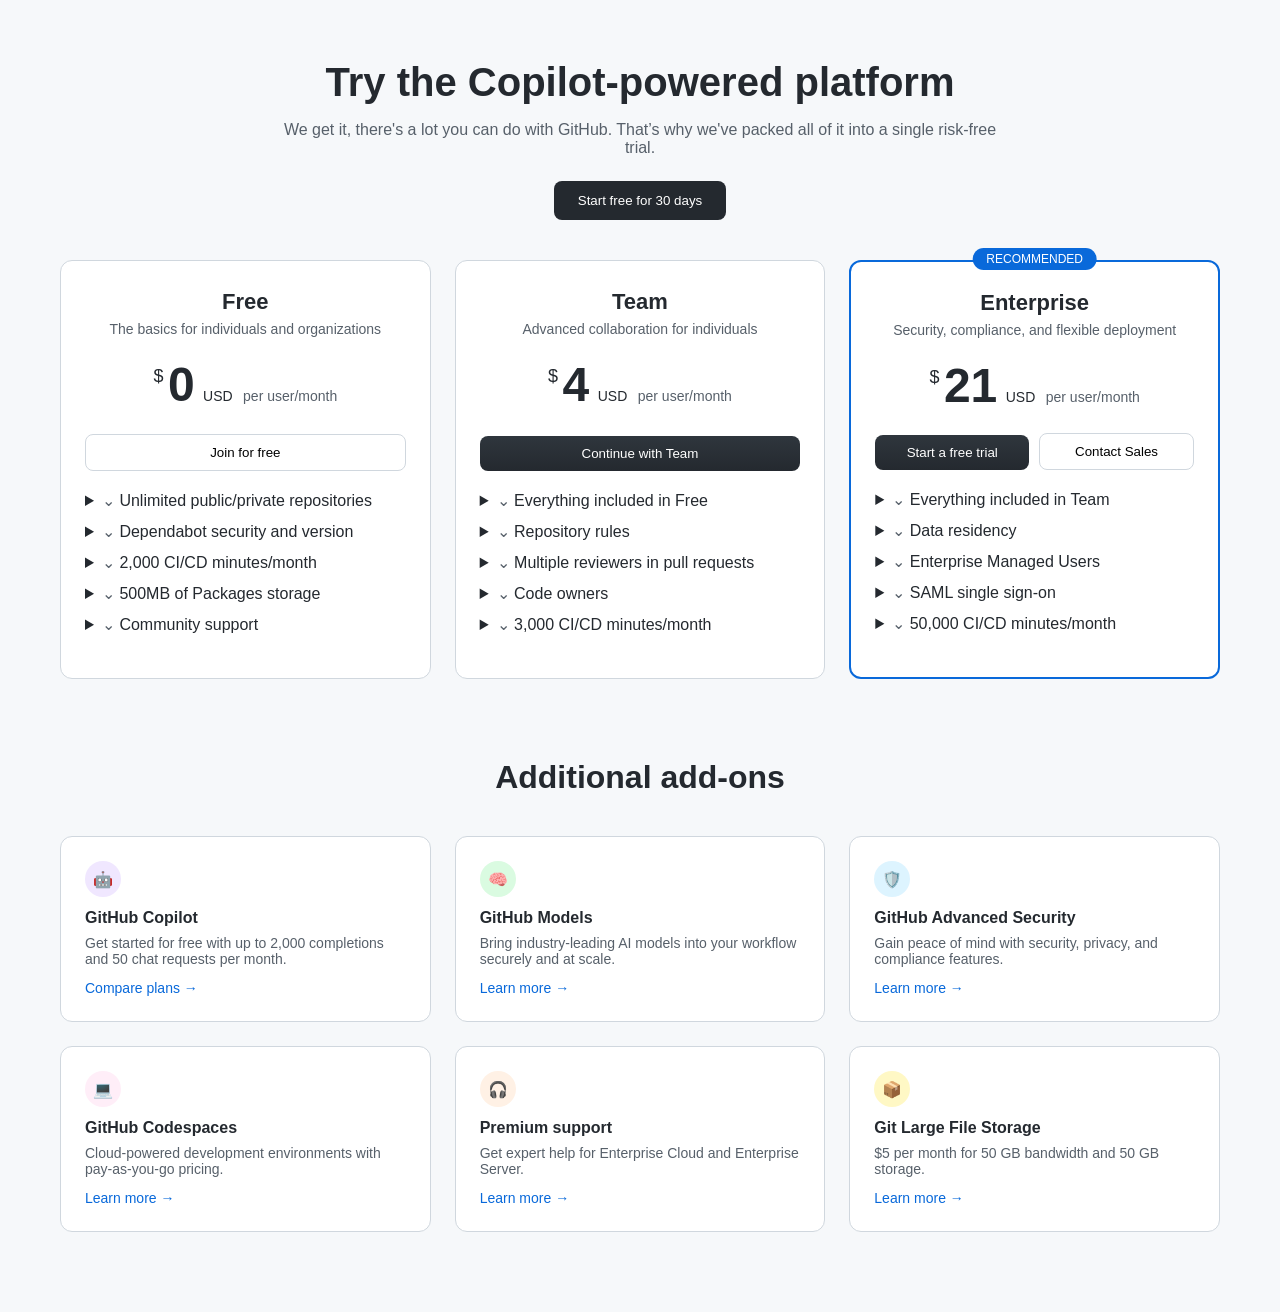
<file: lab_2/GitHub/index.html>
<!DOCTYPE html>
<html lang="en">
<head>
    <meta charset="UTF-8">
    <title>GitHub Pricing</title>
    <meta name="viewport" content="width=device-width, initial-scale=1.0">
    <link rel="stylesheet" href="style.css">
</head>
<body>

<!-- HEADER -->
<header class="header">
    <h1>Try the Copilot-powered platform</h1>
    <p>
        We get it, there's a lot you can do with GitHub. That’s why we've packed
        all of it into a single risk-free trial.
    </p>
    <button class="btn-primary">Start free for 30 days</button>
</header>

<!-- PRICING -->
<section class="pricing">

    <!-- FREE -->
    <div class="card">
        <h2>Free</h2>
        <p class="subtitle">The basics for individuals and organizations</p>

        <div class="price">
            <span class="currency">$</span>
            <span class="amount">0</span>
            <span class="unit">USD</span>
            <span class="per">per user/month</span>
        </div>

        <button class="btn-outline">Join for free</button>

        <ul>
            <li class="feature"><details><summary>Unlimited public/private repositories</summary></details></li>
            <li class="feature"><details><summary>Dependabot security and version</summary></details></li>
            <li class="feature"><details><summary>2,000 CI/CD minutes/month</summary></details></li>
            <li class="feature"><details><summary>500MB of Packages storage</summary></details></li>
            <li class="feature"><details><summary>Community support</summary></details></li>
        </ul>
    </div>

    <!-- TEAM -->
    <div class="card">
        <h2>Team</h2>
        <p class="subtitle">Advanced collaboration for individuals</p>

        <div class="price">
            <span class="currency">$</span>
            <span class="amount">4</span>
            <span class="unit">USD</span>
            <span class="per">per user/month</span>
        </div>

        <button class="btn-dark">Continue with Team</button>

        <ul>
            <li class="feature"><details>Enforce restrictions on how code branches and tags are merged across your organization, including requiring reviews by selected collaborators, or allowing only specific contributors to work on a particular branch.<summary>Everything included in Free</summary></details></li>
            <li class="feature"><details><summary>Repository rules</summary></details></li>
            <li class="feature"><details><summary>Multiple reviewers in pull requests</summary></details></li>
            <li class="feature"><details><summary>Code owners</summary></details></li>
            <li class="feature"><details><summary>3,000 CI/CD minutes/month</summary></details></li>
        </ul>
    </div>

    <!-- ENTERPRISE -->
    <div class="card enterprise">
        <span class="badge">RECOMMENDED</span>

        <h2>Enterprise</h2>
        <p class="subtitle">Security, compliance, and flexible deployment</p>

        <div class="price">
            <span class="currency">$</span>
            <span class="amount">21</span>
            <span class="unit">USD</span>
            <span class="per">per user/month</span>
        </div>

        <div class="buttons">
            <button class="btn-dark">Start a free trial</button>
            <button class="btn-outline">Contact Sales</button>
        </div>

        <ul>
            <li class="feature"><details><summary>Everything included in Team</summary></details></li>
            <li class="feature"><details><summary>Data residency</summary></details></li>
            <li class="feature"><details><summary>Enterprise Managed Users</summary></details></li>
            <li class="feature"><details><summary>SAML single sign-on</summary></details></li>
            <li class="feature"><details><summary>50,000 CI/CD minutes/month</summary></details></li>
        </ul>
    </div>

</section>

<!-- ADDITIONAL ADD-ONS -->
<section class="addons">
    <h2>Additional add-ons</h2>

    <div class="addons-grid">

        <div class="addon-card">
            <div class="addon-icon purple">🤖</div>
            <h3>GitHub Copilot</h3>
            <p>Get started for free with up to 2,000 completions and 50 chat requests per month.</p>
            <a href="#">Compare plans →</a>
        </div>

        <div class="addon-card">
            <div class="addon-icon green">🧠</div>
            <h3>GitHub Models</h3>
            <p>Bring industry-leading AI models into your workflow securely and at scale.</p>
            <a href="#">Learn more →</a>
        </div>

        <div class="addon-card">
            <div class="addon-icon blue">🛡️</div>
            <h3>GitHub Advanced Security</h3>
            <p>Gain peace of mind with security, privacy, and compliance features.</p>
            <a href="#">Learn more →</a>
        </div>

        <div class="addon-card">
            <div class="addon-icon pink">💻</div>
            <h3>GitHub Codespaces</h3>
            <p>Cloud-powered development environments with pay-as-you-go pricing.</p>
            <a href="#">Learn more →</a>
        </div>

        <div class="addon-card">
            <div class="addon-icon orange">🎧</div>
            <h3>Premium support</h3>
            <p>Get expert help for Enterprise Cloud and Enterprise Server.</p>
            <a href="#">Learn more →</a>
        </div>

        <div class="addon-card">
            <div class="addon-icon yellow">📦</div>
            <h3>Git Large File Storage</h3>
            <p>$5 per month for 50 GB bandwidth and 50 GB storage.</p>
            <a href="#">Learn more →</a>
        </div>

    </div>
</section>

</body>
</html>
</file>
<file: lab_2/GitHub/style.css>
* {
    margin: 0;
    padding: 0;
    box-sizing: border-box;
    font-family: -apple-system, BlinkMacSystemFont, "Segoe UI", Helvetica, Arial, sans-serif;
}

body {
    background: #f6f8fa;
    color: #24292f;
}

/* HEADER */
.header {
    text-align: center;
    padding: 60px 20px 40px;
}

.header h1 {
    font-size: 40px;
    margin-bottom: 16px;
}

.header p {
    max-width: 720px;
    margin: 0 auto 24px;
    color: #57606a;
}

.btn-primary {
    background: #24292f;
    color: #fff;
    padding: 12px 24px;
    border-radius: 8px;
    border: none;
    cursor: pointer;
}

/* PRICING */
.pricing {
    max-width: 1200px;
    margin: 0 auto 80px;
    padding: 0 20px;
    display: grid;
    grid-template-columns: repeat(3, 1fr);
    gap: 24px;
}

/* CARD */
.card {
    background: #fff;
    border-radius: 12px;
    padding: 28px 24px 32px;
    border: 1px solid #d0d7de;
    display: flex;
    flex-direction: column;
    position: relative;
}

.card h2 {
    text-align: center;
    font-size: 22px;
    margin-bottom: 6px;
}

.subtitle {
    text-align: center;
    font-size: 14px;
    color: #57606a;
    margin-bottom: 20px;
}

/* PRICE */
.price {
    text-align: center;
    white-space: nowrap;
    margin-bottom: 20px;
}

.currency {
    font-size: 18px;
    position: relative;
    top: -19px;
}

.amount {
    font-size: 48px;
    font-weight: 600;
}

.unit {
    font-size: 14px;
    margin-left: 4px;
}

.per {
    font-size: 14px;
    color: #57606a;
    margin-left: 6px;
}

/* BUTTONS */
.btn-outline,
.btn-dark,
.buttons {
    margin-top: auto;
}

.btn-outline {
    width: 100%;
    padding: 10px;
    background: #fff;
    border: 1px solid #d0d7de;
    border-radius: 8px;
}

.btn-dark {
    width: 100%;
    padding: 10px;
    background: linear-gradient(#2f363d, #24292f);
    color: #fff;
    border-radius: 8px;
    border: none;
}

.buttons {
    display: flex;
    gap: 10px;
}

/* FEATURES */
ul {
    list-style: none;
    margin-top: 20px;
}

.feature {
    margin-bottom: 12px;
}

.feature summary::before {
    content: "⌄ ";
    color: #57606a;
}

/* ENTERPRISE */
.enterprise {
    border: 2px solid #0969da;
}

.badge {
    position: absolute;
    top: -14px;
    left: 50%;
    transform: translateX(-50%);
    background: #0969da;
    color: #fff;
    font-size: 12px;
    padding: 4px 14px;
    border-radius: 999px;
}

/* ADD-ONS */
.addons {
    max-width: 1200px;
    margin: 0 auto 80px;
    padding: 0 20px;
}

.addons h2 {
    text-align: center;
    font-size: 32px;
    margin-bottom: 40px;
}

.addons-grid {
    display: grid;
    grid-template-columns: repeat(3, 1fr);
    gap: 24px;
}

.addon-card {
    background: #fff;
    border: 1px solid #d0d7de;
    border-radius: 12px;
    padding: 24px;
}

.addon-card h3 {
    font-size: 16px;
    margin-bottom: 8px;
}

.addon-card p {
    font-size: 14px;
    color: #57606a;
    margin-bottom: 12px;
}

.addon-card a {
    font-size: 14px;
    color: #0969da;
    text-decoration: none;
}

/* ICONS */
.addon-icon {
    width: 36px;
    height: 36px;
    border-radius: 50%;
    display: flex;
    align-items: center;
    justify-content: center;
    margin-bottom: 12px;
}

.purple { background: #f0e7ff; }
.green  { background: #dafbe1; }
.blue   { background: #ddf4ff; }
.pink   { background: #ffeef8; }
.orange { background: #fff1e5; }
.yellow { background: #fff8c5; }
</file>
